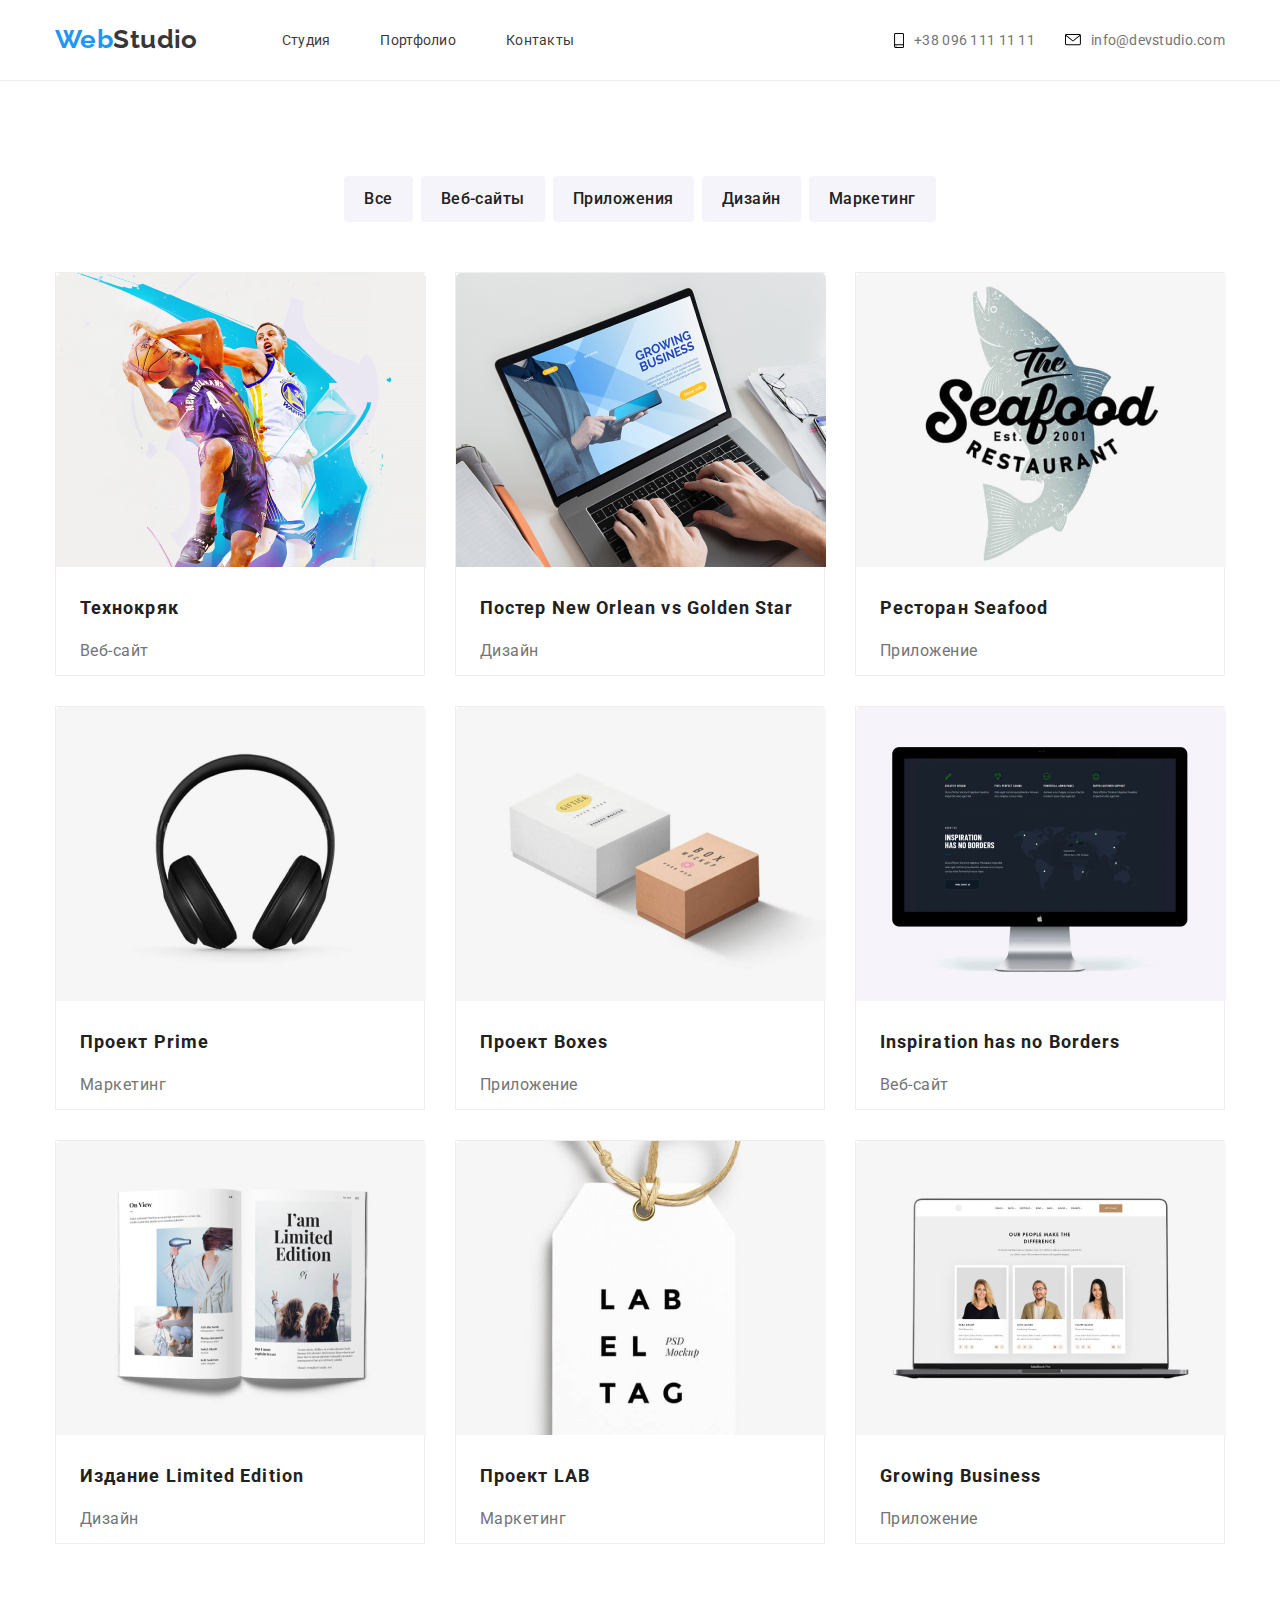
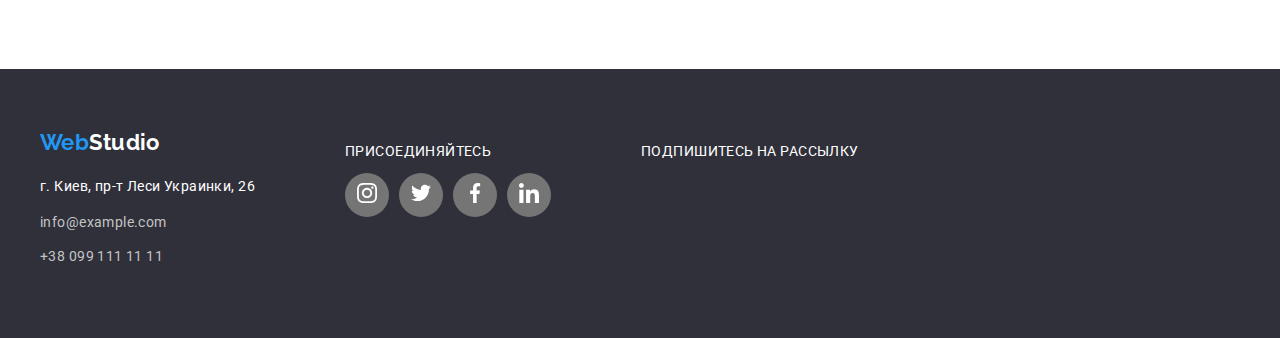
<file: portfolio.html>
<!DOCTYPE html>
<html lang="en">

<head>
  <meta charset="UTF-8" />
  <meta name="viewport" content="width=device-width, initial-scale=1.0" />
  <link href="https://fonts.googleapis.com/css2?family=Raleway:wght@700&display=swap" rel="stylesheet">
  <link href="https://fonts.googleapis.com/css2?family=Roboto:wght@500&display=swap" rel="stylesheet">
  <link rel="stylesheet" href="./css/modern_normalize.css">
  <link rel="stylesheet" href="./css/styles.css">
  <title>Document</title>
</head>

<body>
  <div class="container">
    <header class="header">
      <a href="" class="web-studio-top"><span class="blue">Web</span><span class="black">Studio</span></a>
      <nav class="flex">
        <ol class="nav-list-top">
          <li class="nav_list_item"><a href="./index.html" class="link-condition under">Студия</a></li>
          <li class="nav_list_item"><a href="./portfolio.html" class="link-condition">Портфолио</a></li>
          <li class="nav_list_item"><a href="" class="link-condition">Контакты</a></li>
        </ol>
      </nav>
      <address class="address_nav_top">
        <div class="address-pos-1">
          <svg class="smartphone-icon">
            <use href="./image/sprite/symbol-defs.svg#icon-smartphone"></use>
          </svg>
          <a href="tel:+380961111111" class="item-phone">+38 096 111 11 11</a>
        </div>
        <div class="address-pos-2">
          <svg class="envelope-icon">
            <use href="./image/sprite/symbol-defs.svg#icon-envelope"></use>
          </svg>
          <a href="mailto:info@devstudio.com" class="item-mail">info@devstudio.com</a>
        </div>
      </address>
    </header>
  </div>

  <div class="line"></div>
  <div class="container">
    <main class="main">
      <ol class="filter-portfolio">
        <li class="item"><a class=" filter-link" href="">Все</a></li>
        <li class="item"><a class=" filter-link" href="">Веб-сайты</a></li>
        <li class="item"><a class=" filter-link" href="">Приложения</a></li>
        <li class="item"><a class=" filter-link" href="">Дизайн</a></li>
        <li class="item"><a class=" filter-link" href="">Маркетинг</a></li>
      </ol>
      <div class="centered-list">
        <ol class="progects-list">
          <li class="item">
            <a class="" href=""><img src="./image/portfolio/img(1).jpg" alt="" />
            </a>
            <p class="progect-title">Технокряк</p>
            <p class="progect-description">Веб-сайт</p>
            <div class="hidden-box">
              <p class="text hidden-text">Lorem ipsum dolor sit, amet consectetur adipisicing elit. Laudantium,
                cupiditate?
                Maxime, corporis?
                Vel, nihil
                amet.</p>
            </div>
          </li>
          <li class="item">
            <a href=""><img src="./image/portfolio/img(10).jpg" alt="" /></a>
            <p class="progect-title">Постер New Orlean vs Golden Star</p>
            <p class="progect-description">Дизайн</p>
            <div class="hidden-box">
              <p class="text hidden-text">Lorem ipsum dolor sit, amet consectetur adipisicing elit. Laudantium,
                cupiditate?
                Maxime, corporis?
                Vel, nihil
                amet.</p>
            </div>
          </li>
          <li class="item">
            <a href=""><img src="./image/portfolio/img(2).jpg" alt="" /></a>
            <p class="progect-title">Ресторан Seafood</p>
            <p class="progect-description">Приложение</p>
            <div class="hidden-box">
              <p class="text hidden-text">Lorem ipsum dolor sit, amet consectetur adipisicing elit. Laudantium,
                cupiditate?
                Maxime, corporis?
                Vel, nihil
                amet.</p>
            </div>
          </li>
          <li class="item">
            <a href=""><img src="./image/portfolio/img(3).jpg" alt="" /></a>
            <p class="progect-title">Проект Prime</p>
            <p class="progect-description">Маркетинг</p>
            <div class="hidden-box">
              <p class="text hidden-text">Lorem ipsum dolor sit, amet consectetur adipisicing elit. Laudantium,
                cupiditate?
                Maxime, corporis?
                Vel, nihil
                amet.</p>
            </div>
          </li>
          <li class="item">
            <a href=""><img src="./image/portfolio/img(4).jpg" alt="" /></a>

            <p class="progect-title">Проект Boxes</p>
            <p class="progect-description">Приложение</p>
            <div class="hidden-box">
              <p class="text hidden-text">Lorem ipsum dolor sit, amet consectetur adipisicing elit. Laudantium,
                cupiditate?
                Maxime, corporis?
                Vel, nihil
                amet.</p>
            </div>
          </li>
          <li class="item">
            <a href=""><img src="./image/portfolio/img(5).jpg" alt="" /></a>

            <p class="progect-title">Inspiration has no Borders</p>
            <p class="progect-description">Веб-сайт</p>
            <div class="hidden-box">
              <p class="text hidden-text">Lorem ipsum dolor sit, amet consectetur adipisicing elit. Laudantium,
                cupiditate?
                Maxime, corporis?
                Vel, nihil
                amet.</p>
            </div>
          </li>
          <li class="item">
            <a href=""><img src="./image/portfolio/img(6).jpg" alt="" /></a>

            <p class="progect-title">Издание Limited Edition</p>
            <p class="progect-description">Дизайн</p>
            <div class="hidden-box">
              <p class="text hidden-text">Lorem ipsum dolor sit, amet consectetur adipisicing elit. Laudantium,
                cupiditate?
                Maxime, corporis?
                Vel, nihil
                amet.</p>
            </div>
          </li>
          <li class="item">
            <a href=""><img src="./image/portfolio/img(7).jpg" alt="" /></a>

            <p class="progect-title">Проект LAB</p>
            <p class="progect-description">Маркетинг</p>
            <div class="hidden-box">
              <p class="text hidden-text">Lorem ipsum dolor sit, amet consectetur adipisicing elit. Laudantium,
                cupiditate?
                Maxime, corporis?
                Vel, nihil
                amet.</p>
            </div>
          </li>
          <li class="item">
            <a href=""><img src="./image/portfolio/img.jpg" alt="" /></a>

            <p class="progect-title">Growing Business</p>
            <p class="progect-description">Приложение</p>
            <div class="hidden-box">
              <p class="text hidden-text">Lorem ipsum dolor sit, amet consectetur adipisicing elit. Laudantium,
                cupiditate?
                Maxime, corporis?
                Vel, nihil
                amet.</p>
            </div>
          </li>
        </ol>
      </div>
    </main>
    <footer class="footer">
      <div class="footer-block">
        <div class="footer-contacts">
          <a href="" class="link-condition web-studio-bot"><span class="blue">Web</span> <span
              class="black">Studio</span></a>
          <address>
            <a href="" class="link-condition map-address-bot">г. Киев, пр-т Леси Украинки, 26</a>
            <p class="address-link-bot">info@example.com</p>
            <p class="address-link-bot">+38 099 111 11 11</p>
          </address>
        </div>
        <div class="join-us">
          <p class="join-us-title">ПРИСОЕДИНЯЙТЕСЬ</p>
          <ol class="social-list-bot">
            <li class="item"><a href="" class="circle">
                <div class="icon-pos">
                  <svg class="icon-social-bot">
                    <use href="./image/sprite/symbol-defs.svg#icon-instagram"></use>
                  </svg></div>
              </a></li>
            <li class="item">
              <a href="" class="circle">
                <div class="icon-pos">
                  <svg class="icon-social-bot">
                    <use href="./image/sprite/symbol-defs.svg#icon-twitter"></use>
                  </svg>
                </div>
              </a></li>
            <li class="item"><a href="" class="circle">
                <div class="icon-pos">
                  <svg class="icon-social-bot">
                    <use href="./image/sprite/symbol-defs.svg#icon-facebook"></use>
                  </svg></div>
              </a></li>
            <li class="item"><a href="" class="circle">
                <div class="icon-pos">
                  <svg class="icon-social-bot">
                    <use href="./image/sprite/symbol-defs.svg#icon-linkedin"></use>
                  </svg></div>
              </a></li>
          </ol>
        </div>
        <div class="subscribe">
          <p class="item">ПОДПИШИТЕСЬ НА РАССЫЛКУ</p>
        </div>
      </div>
    </footer>
  </div>
</body>

</html>
</file>
<file: css/styles.css>
:root {
  --title-color: #212121;
  --text-color: #757575;
  --secondary-text-color: rgba(0, 0, 0, 0.8);
  --accent-color: #2196f3;
  --second-back: #f5f4fa;
  --background: #afb1b8;
  --white: #ffffff;
  --black: #2f303a;
  --grey: #c4c4c4;
}
body {
  color: var(--text-color);
  font-family: "Roboto", Helvetica, sans-serif;
  font-size: 14px;
  letter-spacing: 0.03em;
  font-style: normal;
  display: flex;
  justify-content: center;
  align-items: center;
  flex-direction: column;

  width: 100%;
}

.link-condition:hover,
.link-condition:focus {
  color: var(--accent-color);
  transition: 250ms cubic-bezier(0.4, 0, 0.2, 1);
}
.container {
  display: flex;
  flex-direction: column;
  width: 1600px;
  margin: ;
  align-items: center;
}

/*header styles*/
.header {
  display: flex;

  align-items: center;
  justify-content: flex-start;

  height: 80px;
  width: 1200px;
  /* line-height: 80px; */

  padding: 0px 15px 0px 15px;
}
/* .header * {
  outline: 1px solid red;
} */
.web-studio-top {
  font-family: "Raleway", sans-serif; /* logo styles*/
  font-size: 26px;
  line-height: 1.2em;
  font-weight: bold;
  text-decoration: none;
}
.web-studio-top .blue {
  color: var(--accent-color);
}
.web-studio-top .black {
  color: var(--secondary-text-color);
}
.nav {
  display: flex;
}
.nav-list-top a {
  display: flex;
  text-decoration: none;
  color: var(--secondary-text-color);
  line-height: 80px;
  position: relative;
  transition: 250ms cubic-bezier(0.4, 0, 0.2, 1);
}
.nav-list-top a::after {
  content: "";

  position: absolute;
  left: 0;
  bottom: 0;

  height: 4px;
  width: 100%;
  background-color: var(--accent-color);
  opacity: 0;
  transition: 250ms cubic-bezier(0.4, 0, 0.2, 1);
}
.nav-list-top a:hover::after {
  content: "";

  position: absolute;
  left: 0;
  bottom: 0;

  height: 4px;
  width: 100%;
  background-color: var(--accent-color);
  opacity: 1;
  transition: 250ms cubic-bezier(0.4, 0, 0.2, 1);
}
/* } - cubic-bezier(0.4, 0, 0.2, 1). */
/* background-color: url(); */
.nav-list-top {
  display: flex;

  list-style-type: none; /*navigation list styles*/
  line-height: 1.15em;
  letter-spacing: 0.02em;

  padding: 0;
  margin: 0 0 0 34px;
}
.nav_list_item {
  margin: 0 0 0 50px;
}
.address_nav_top {
  display: flex;
  margin: 0 0 0 auto;
}
.address_nav_top a {
  font-style: normal;
  line-height: 1.15em;

  color: var(--text-color);
  text-decoration: none;
  position: relative;
  transition: 250ms cubic-bezier(0.4, 0, 0.2, 1);
}

.address_nav_top a:first-child {
  margin: 0px;
}

.address-pos-1,
.address-pos-2 {
  display: flex;
  align-items: center;
  font-size: 14px;
  line-height: 16px;
  letter-spacing: 0.02em;
}
.smartphone-icon {
  display: flex;
  flex-wrap: nowrap;
  width: 10px;
  height: 15px;

  margin: 0 10px 0 0;

  cursor: pointer;
  transition: 250ms cubic-bezier(0.4, 0, 0.2, 1);
}
.envelope-icon {
  display: flex;
  width: 16px;
  height: 12px;

  margin: 0 10px 0 30px;
  cursor: pointer;
  transition: 250ms cubic-bezier(0.4, 0, 0.2, 1);
}
.address-pos-1:hover .smartphone-icon,
.address-pos-1:hover .item-phone {
  fill: var(--accent-color);
  color: var(--accent-color);
  transition: 250ms cubic-bezier(0.4, 0, 0.2, 1);
}
.address-pos-2:hover .envelope-icon,
.address-pos-2:hover .item-mail {
  fill: var(--accent-color);
  color: var(--accent-color);
  transition: 250ms cubic-bezier(0.4, 0, 0.2, 1);
}
.line {
  display: flex;
  width: 100%;
  height: 1px;
  background-color: #ececec;
}
.main {
  width: 1600px;
}
.hero-banner {
  display: flex;
  flex-direction: column;

  /* opacity: 0; */

  min-width: 1600px;
  min-height: 600px;

  justify-content: center; /* | */
  align-items: center; /* -- */

  background-color: var(--text-color);
  background-image: linear-gradient(
      to right,
      rgba(47, 48, 58, 0.8),
      rgba(47, 48, 58, 0.8)
    ),
    url("../image/Header.jpg");
  background-size: auto;
  background-repeat: no-repeat;
  background-position: center;
  margin-left: auto;
  margin-right: auto;
  margin-bottom: 95px;
}
.hero-title {
  font-style: normal;
  font-weight: 900;
  font-size: 44px;
  line-height: 1.36em;
  letter-spacing: 0.06em;
  text-transform: uppercase;
  color: var(--white);

  width: 696px;
  text-align: center;
}
.hero-button {
  font-style: normal;
  font-weight: bold;
  font-size: 16px;
  line-height: 1.87em;
  letter-spacing: 0.06em;
  color: var(--white);
}
.hero-banner .box {
  display: flex;
  justify-content: center;
  align-items: center;
  width: 200px;
  height: 50px;

  background-color: var(--accent-color);

  border-radius: 4px;
}
.list-advanteges {
  list-style-type: none;

  display: flex;
  justify-content: center;

  padding-left: 0px;

  margin-left: auto;
  margin-right: auto;
  margin-top: 0px;
  margin-bottom: 94px;
}
.advantage {
  width: 270px;
  margin-left: 30px;
  margin-right: 0px;
}

.advantage-icon {
  width: 70px;
  height: 70px;
}
.advantage:first-child {
  margin-left: 0;
}
.advantage div {
  display: flex;
  align-items: center;
  justify-content: center;
  background-repeat: no-repeat;
  background-color: var(--second-back);
  height: 120px;
  width: 270px;
  border-radius: 4px;
}
.advantage .sub-item {
  font-family: Roboto;
  font-style: normal;
  font-weight: normal;
  font-size: 14px;
  line-height: 1.7em;
  letter-spacing: 0.03em;
}
.produce {
  display: flex;
  flex-direction: column;
  align-items: center;
  margin-bottom: 95px;
}
.produce-title {
  margin-bottom: 50px;
}
.secondary-title {
  font-style: normal;
  font-weight: bold;
  font-size: 36px;
  line-height: 1.15em;
  letter-spacing: 0.03em;
  color: var(--title-color);

  margin: 0px;
}
.produce-list {
  list-style-type: none;
  display: flex;
  padding-left: 0px;
  margin-top: 0px;
  margin-bottom: 0px;
  margin-left: 0px;
}
.produce-item {
  display: flex;
  flex-direction: column;
  margin-left: 30px;
  position: relative;
  width: 370px;
  height: 294px;
}
.produce-item:first-child {
  margin-left: 0px;
}
.produce-item-title {
  background-color: rgba(47, 48, 58, 0.8);
  color: var(--white);

  padding: 30px 0px;

  margin-bottom: 0px;
  margin-top: 0px;

  text-align: center;

  position: absolute;
  left: 0px;
  bottom: 0;

  width: inherit;
}
.sub-title {
  font-style: normal;
  font-weight: bold;
  font-size: 14px;
  line-height: 1.15em;
  letter-spacing: 0.03em;
  text-transform: uppercase;
  color: var(--title-color);
}
.teem {
  display: flex;
  flex-direction: column;
  align-items: center;
  padding-top: 94px;
  padding-bottom: 94px;
  background-color: var(--second-back);
  width: 1600px;
}
.teem-title {
  margin-bottom: 50px;
}
.teem-list {
  display: flex;
  list-style-type: none;
  justify-items: center;
  padding-left: 0px;
  margin-top: 0px;
  margin-bottom: 0px;
}
.teem-item {
  display: flex;
  flex-direction: column;
  align-items: center;
  margin-left: 30px;
  background-color: var(--white);
  box-shadow: 0px 4px 4px rgba(0, 0, 0, 0.25), 0px 4px 4px rgba(0, 0, 0, 0.25);
}
.teem-item:first-child {
  margin-left: 0;
}

.employee-name {
  font-style: normal;
  font-weight: 500;
  font-size: 16px;
  line-height: 1.18em;
  letter-spacing: 0.03em;
  color: var(--title-color);
  margin-top: 30px;
  margin-bottom: 0px;
}
.special {
  display: flex;
  font-style: normal;
  font-weight: normal;
  font-size: 16px;
  line-height: 1.18em;
  letter-spacing: 0.03em;
  color: var(--text-color);
  margin-top: 10px;
  margin-bottom: 0px;
}
.employee-social {
  list-style-type: none;
  display: flex;
  padding-left: 0px;
  margin-bottom: 30px;
  margin-top: 16px;
}
.employee-social .item {
  margin-left: 11px;
}
.employee-social .item:first-child {
  margin-left: 0px;
}
.circle {
  display: flex;
  align-items: center;
  justify-content: center;
  margin: 0px;
  width: 44px;
  height: 44px;
  border-radius: 50%;
  transition: 250ms cubic-bezier(0.4, 0, 0.2, 1);
}
.circle:hover,
.circle:focus {
  background-color: var(--accent-color);
  transition: 250ms cubic-bezier(0.4, 0, 0.2, 1);
}
.circle:hover .icon-social {
  fill: white;
  transition: 250ms cubic-bezier(0.4, 0, 0.2, 1);
}
.circle:hover .icon-social-bot {
  fill: white;
  transition: 250ms cubic-bezier(0.4, 0, 0.2, 1);
}
.item .icon-social {
  fill: var(--background);
  width: 20px;
  height: 20px;
  margin-left: 0px;
  margin-right: 0px;
  transition: 250ms cubic-bezier(0.4, 0, 0.2, 1);
}

.clients {
  display: flex;
  flex-direction: column;
  align-items: center;
  padding-top: 94px;
  padding-bottom: 94px;
}
.clients-list {
  list-style-type: none;
  display: flex;
  padding: 0px;
  margin-top: 0px;
  margin-bottom: 0px;
}
.clients-title {
  display: inline-flex;
  margin-bottom: 50px;
}

.clients-item {
  margin-left: 30px;
}
.clients-item:first-child {
  margin-left: 0px;
}
.clients-pos {
  display: flex;
  align-items: center;
  justify-content: center;
  width: 170px;
  height: 90px;
  border: 1px solid var(--background);
  border-radius: 4px;
  transition: 250ms cubic-bezier(0.4, 0, 0.2, 1);
}
.clients-pos:hover {
  border: 1px solid var(--accent-color);
  transition: 250ms cubic-bezier(0.4, 0, 0.2, 1);
}
.clients-pos:hover .client-icon {
  transition: 250ms cubic-bezier(0.4, 0, 0.2, 1);
  fill: var(--accent-color);
}
.client-icon {
  fill: var(--background);
  width: 43px;
  height: 50px;
  transition: 250ms cubic-bezier(0.4, 0, 0.2, 1);
}
.filter-portfolio {
  font-style: normal;
  font-weight: 500;
  font-size: 16px;
  line-height: 1.6em;
  letter-spacing: 0.03em;
  list-style-type: none;
  display: flex;
  justify-content: center;
  padding-left: 0px;
  margin-top: 95px;
  margin-bottom: 50px;
}
.filter-portfolio .item {
  margin-left: 8px;
  margin-right: 0px;
  color: var(--white);
  padding: 10px 20px;
  background-color: var(--second-back);
  border-radius: 4px;
  transition: 250ms cubic-bezier(0.4, 0, 0.2, 1);
}
.filter-portfolio .item:hover {
  transition: 250ms cubic-bezier(0.4, 0, 0.2, 1);
  background-color: var(--accent-color);
}
.filter-portfolio .item:hover .filter-link {
  transition: 250ms cubic-bezier(0.4, 0, 0.2, 1);
  color: var(--white);
}
.filter-link {
  color: var(--title-color);
}
.filter-portfolio .item:first-child {
  margin-left: 0px;
}
.progects-list {
  list-style-type: none;
  display: flex;
  flex-wrap: wrap;
  width: 1200px;
  padding-left: 15px;
  padding-right: 15px;
  margin: 0px;
  margin-bottom: 95px;
}
.centered-list {
  display: flex;
  justify-content: center;
}
.progects-list .item {
  display: flex;
  flex-direction: column;
  width: 370px;
  height: 404px;
  margin-left: 30px;
  margin-bottom: 30px;

  position: relative;
  background: #ffffff;
  border: 1px solid #eeeeee;
  box-sizing: border-box;
}
.progects-list .item:hover .hidden-text {
  opacity: 1;

  animation-name: hidden-text-1;
  animation-duration: 250ms;
  animation-iteration-count: 1;
  animation-timing-function: cubic-bezier(0.4, 0, 0.2, 1);
}
@keyframes hidden-text-1 {
  0% {
    top: 100%;
    left: 0;
    opacity: 0;
  }

  100% {
    top: 0%;
    left: 0%;
    opacity: 1;
  }
}
.progects-list .item:not(:hover) .hidden-text {
  opacity: 0;

  animation-name: hidden-text-2;
  animation-duration: 250ms;
  animation-iteration-count: 1;
  animation-timing-function: cubic-bezier(0.4, 0, 0.2, 1);
}
@keyframes hidden-text-2 {
  100% {
    top: 100%;
    left: 0;
    opacity: 0;
  }

  0% {
    top: 0%;
    left: 0%;
    opacity: 1;
  }
}
.hidden-box {
  display: flex;
  width: 370px;
  height: 294px;

  position: absolute;
  top: 0;
  left: 0;

  margin: 0;

  overflow: hidden;
}
.hidden-text {
  display: flex;
  opacity: 0;

  align-items: center;

  padding-left: 24px;

  margin: 0;

  position: absolute;
  top: 0;
  left: 0;
  width: inherit;
  height: 294px;

  background: rgba(33, 150, 243, 0.9);
  border: 1px solid #000000;
  box-sizing: border-box;
  box-shadow: 0px 4px 4px rgba(0, 0, 0, 0.25);

  font-family: Roboto;
  /* font-style: normal;
font-weight: 400; */
  font-size: 18px;
  line-height: 1.56em;

  letter-spacing: 0.03em;

  color: #ffffff;

  overflow: hidden;
}
.progects-list .item:hover {
  box-shadow: 0px 4px 4px rgba(0, 0, 0, 0.25);
  transition: 250ms cubic-bezier(0.4, 0, 0.2, 1);
}
.progects-list .item {
}
.progects-list .item > .text {
  display: flex;

  margin-top: -350px;
  margin-bottom: 0px;
  padding: 63px 24px;
  width: 370px;
  height: 294px;
  color: var(--text-color);
  font-style: normal;

  font-weight: normal;
  font-size: 18px;
  line-height: 1.56em;
  letter-spacing: 0.03em;
}
.progects-list .item:nth-child(3n + 1) {
  margin-left: 0px;
}
.progect-title {
  margin-top: 20px;
  margin-left: 24px;
  margin-bottom: 0px;
  margin-right: 0px;
  font-style: normal;
  font-weight: bold;
  font-size: 18px;
  line-height: 2em;
  letter-spacing: 0.06em;
  color: var(--title-color);
}
.progect-description {
  margin-top: 10px;
  margin-left: 24px;
  margin-bottom: 20px;
  margin-right: 0px;
  font-style: normal;
  font-weight: normal;
  font-size: 16px;
  line-height: 1.87em;
  letter-spacing: 0.03em;
  color: var(--text-color);
}
.footer {
  display: flex;

  justify-content: center;
  align-items: center;

  flex-wrap: wrap;
  background-color: var(--black);
  width: 1600px;

  position: relative;
}
.footer-block {
  display: flex;
  flex-wrap: wrap;
  justify-content: flex-start;

  padding: 60px 0 60px 0;

  width: 1200px;
}
.footer-contacts {
  display: inline-block;
}
.web-studio-bot {
  font-family: "Raleway", sans-serif;
  display: flex;
  font-size: 22px;
  line-height: 1.2em;
  font-weight: bold;
  display: flex;
  margin: 0 0 0 0;
  padding: 0;
}
.web-studio-bot .blue {
  color: var(--accent-color);
}
.web-studio-bot .black {
  color: var(--white);
}
.map-address-bot {
  font-style: normal;
  font-weight: normal;
  line-height: 1.7em;
  color: var(--white);
  display: flex;
  margin: 20px 0 0 0;
  transition: 250ms cubic-bezier(0.4, 0, 0.2, 1);
}
.address-link-bot {
  font-style: normal;
  line-height: 1.7em;
  margin-top: 0px;
  margin-bottom: 10px;
  color: var(--grey);
}
.address-link-bot:first-of-type {
  margin-top: 12px;
}
.join-us {
  display: flex;
  flex-direction: column;
  margin: 0 0 0 90px;
}
.join-us-title {
  font-style: normal;
  font-weight: 400;
  line-height: 1.15em;
  text-transform: uppercase;
  color: var(--white);
  font-weight: normal;
  display: inline;
}
.social-list-bot {
  list-style-type: none;
  padding-left: 0px;
  margin: 0;
  display: inline-flex;
  flex-direction: row;
}
.social-list-bot li {
  margin-left: 10px;
  background-color: var(--text-color);
  border-radius: 50%;
}
.social-list-bot li:first-child {
  margin-left: 0px;
}
.icon-social-bot {
  fill: var(--white);
  width: 20px;
  height: 20px;
  margin-left: 0px;
  margin-right: 0px;
  transition: 250ms cubic-bezier(0.4, 0, 0.2, 1);
}
.icon-social-bot:hover {
  fill: var(--front-color);
  transition: 250ms cubic-bezier(0.4, 0, 0.2, 1);
}
.subscribe {
  margin-right: auto;
  margin-left: 0px;
  color: var(--white);
  margin: 0 0 0 90px;
}
</file>
